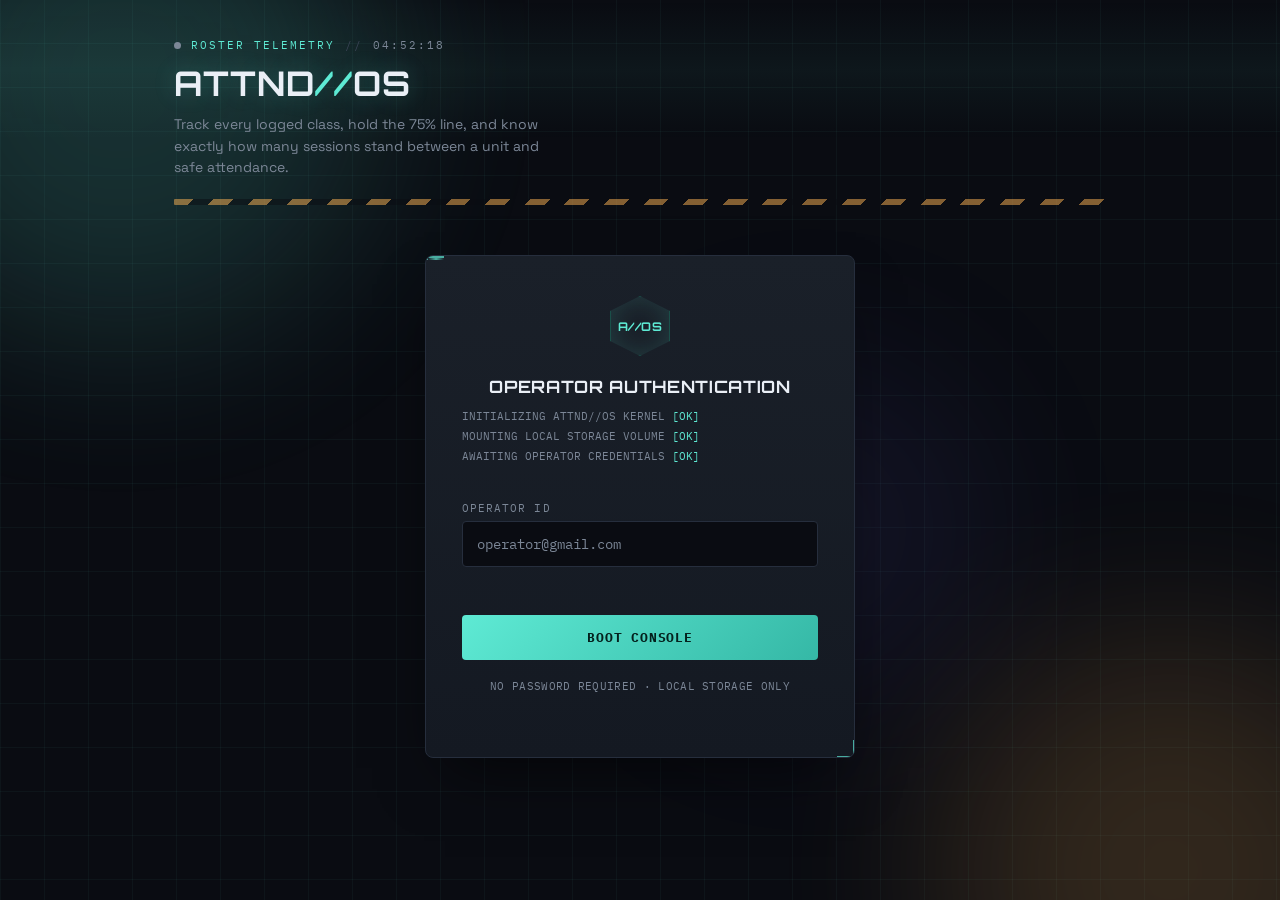
<file: index.html>
<!DOCTYPE html>
<html lang="en">
<head>
<meta charset="UTF-8">
<meta name="viewport" content="width=device-width, initial-scale=1.0">
<title>ATTND//OS — Attendance Console</title>
<link rel="preconnect" href="https://fonts.googleapis.com">
<link rel="preconnect" href="https://fonts.gstatic.com" crossorigin>
<link href="https://fonts.googleapis.com/css2?family=Orbitron:wght@700;900&family=Space+Grotesk:wght@400;500;600;700&family=IBM+Plex+Mono:wght@500;600&display=swap" rel="stylesheet">
<link rel="stylesheet" href="style.css">
</head>
<body>
<div class="ambient"><div class="blob b1"></div><div class="blob b2"></div><div class="blob b3"></div></div>
<div class="scanline"></div>

<div class="wrap">

  <header class="cover">
    <div>
      <p class="eyebrow">
        <span class="led" id="statusLed"></span> ROSTER TELEMETRY
        <span class="divider">//</span>
        <span id="sysClock" class="mono">--:--:--</span>
      </p>
      <h1>ATTND<span>//</span>OS</h1>
      <p class="tagline">Track every logged class, hold the 75% line, and know exactly how many sessions stand between a unit and safe attendance.</p>
    </div>
    <div id="userChipHolder"></div>
  </header>
  <div class="hazard"></div>

  <!-- LOGIN VIEW -->
  <section id="loginView" class="login-card hud-frame">
    <div class="stamp">A//OS</div>
    <h2>Operator Authentication</h2>
    <div class="boot-lines" id="bootLines"></div>
    <label for="emailInput">Operator ID</label>
    <input id="emailInput" type="email" placeholder="operator@gmail.com" autocomplete="email">
    <p class="error-text" id="loginError"></p>
    <button class="btn" id="loginBtn">Boot Console</button>
    <p class="fineprint">NO PASSWORD REQUIRED &middot; LOCAL STORAGE ONLY</p>
  </section>

  <!-- APP VIEW -->
  <section id="appView" hidden>

    <div class="toolbar">
      <div class="criteria-pill">
        Threshold
        <input id="criteriaInput" type="number" min="1" max="100" value="75"> %
      </div>
      <div class="toolbar-actions">
        <button class="btn-ghost" id="sampleBtn"></button>
        <button class="btn-gold" id="toggleAddBtn"></button>
      </div>
    </div>

    <div class="add-form" id="addForm">
      <div class="row">
        <div class="field">
          <label>Unit / Subject Name</label>
          <input id="newSubjectName" type="text" placeholder="e.g. Data Structures">
        </div>
        <div class="field" style="max-width:150px;">
          <label>Sessions Attended</label>
          <input id="newSubjectAttended" type="number" min="0" value="0">
        </div>
        <div class="field" style="max-width:150px;">
          <label>Sessions Held</label>
          <input id="newSubjectTotal" type="number" min="0" value="0">
        </div>
      </div>
      <p class="error-text" id="addError"></p>
      <div class="actions">
        <button class="btn-ghost" id="cancelAddBtn">Cancel</button>
        <button class="btn-gold" id="saveSubjectBtn">Commit Unit</button>
      </div>
    </div>

    <div class="summary hud-frame" id="summaryCard">
      <div class="dial-wrap">
        <svg width="180" height="180" viewBox="0 0 200 200">
          <polygon class="hex-frame-glow" points="100,30 161.2,65 161.2,135 100,170 38.8,135 38.8,65"></polygon>
          <polygon class="hex-frame" points="100,38 153.7,69 153.7,131 100,162 46.3,131 46.3,69"></polygon>
          <g id="tickRing"></g>
          <text id="dialPct" x="100" y="96" text-anchor="middle" font-family="IBM Plex Mono" font-size="26" font-weight="700" fill="#EAEFF6">0%</text>
          <text x="100" y="114" text-anchor="middle" font-family="IBM Plex Mono" font-size="9" letter-spacing="1" fill="#7C8797">CORE OUTPUT</text>
        </svg>
        <p class="dial-label">Fleet-wide attendance</p>
      </div>
      <div class="summary-stats" id="summaryStats"></div>
      <p class="summary-note" id="summaryNote"></p>
    </div>

    <h2 class="ledger-title">Tracked Units <span class="count" id="subjectCount"></span></h2>
    <div id="subjectList"></div>
    <div class="empty-state" id="emptyState" hidden>
      <h3>No units registered</h3>
      <p>&gt; Register a unit or load diagnostic sample data to begin telemetry.</p>
      <button class="btn-gold" id="emptySampleBtn">Load Diagnostic Sample</button>
    </div>

  </section>
</div>

<div id="toastHolder"></div>
<div id="modalOverlay">
  <div class="modal-box">
    <p id="modalMessage"></p>
    <div class="modal-actions">
      <button id="modalCancel">Cancel</button>
      <button id="modalConfirm">Confirm</button>
    </div>
  </div>
</div>

<script src="script.js"></script>
</body>
</html>
</file>
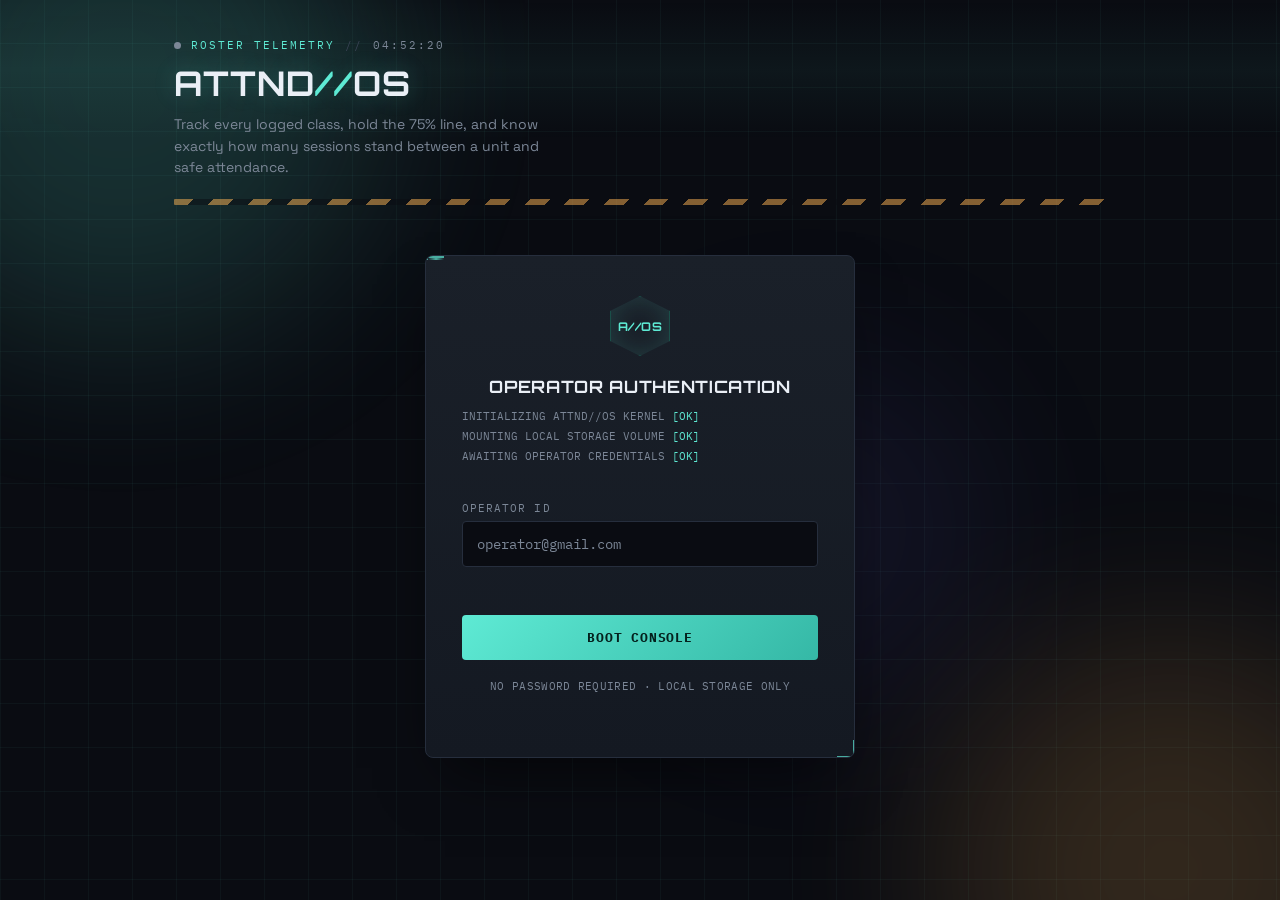
<file: attendance.html>
<!DOCTYPE html>
<html lang="en">
<head>
<meta charset="UTF-8">
<meta name="viewport" content="width=device-width, initial-scale=1.0">
<title>ATTND//OS — Attendance Console</title>
<link rel="preconnect" href="https://fonts.googleapis.com">
<link rel="preconnect" href="https://fonts.gstatic.com" crossorigin>
<link href="https://fonts.googleapis.com/css2?family=Orbitron:wght@700;900&family=Space+Grotesk:wght@400;500;600;700&family=IBM+Plex+Mono:wght@500;600&display=swap" rel="stylesheet">
<link rel="stylesheet" href="style.css">
</head>
<body>
<div class="ambient"><div class="blob b1"></div><div class="blob b2"></div><div class="blob b3"></div></div>
<div class="scanline"></div>

<div class="wrap">

  <header class="cover">
    <div>
      <p class="eyebrow">
        <span class="led" id="statusLed"></span> ROSTER TELEMETRY
        <span class="divider">//</span>
        <span id="sysClock" class="mono">--:--:--</span>
      </p>
      <h1>ATTND<span>//</span>OS</h1>
      <p class="tagline">Track every logged class, hold the 75% line, and know exactly how many sessions stand between a unit and safe attendance.</p>
    </div>
    <div id="userChipHolder"></div>
  </header>
  <div class="hazard"></div>

  <!-- LOGIN VIEW -->
  <section id="loginView" class="login-card hud-frame">
    <div class="stamp">A//OS</div>
    <h2>Operator Authentication</h2>
    <div class="boot-lines" id="bootLines"></div>
    <label for="emailInput">Operator ID</label>
    <input id="emailInput" type="email" placeholder="operator@gmail.com" autocomplete="email">
    <p class="error-text" id="loginError"></p>
    <button class="btn" id="loginBtn">Boot Console</button>
    <p class="fineprint">NO PASSWORD REQUIRED &middot; LOCAL STORAGE ONLY</p>
  </section>

  <!-- APP VIEW -->
  <section id="appView" hidden>

    <div class="toolbar">
      <div class="criteria-pill">
        Threshold
        <input id="criteriaInput" type="number" min="1" max="100" value="75"> %
      </div>
      <div class="toolbar-actions">
        <button class="btn-ghost" id="sampleBtn"></button>
        <button class="btn-gold" id="toggleAddBtn"></button>
      </div>
    </div>

    <div class="add-form" id="addForm">
      <div class="row">
        <div class="field">
          <label>Unit / Subject Name</label>
          <input id="newSubjectName" type="text" placeholder="e.g. Data Structures">
        </div>
        <div class="field" style="max-width:150px;">
          <label>Sessions Attended</label>
          <input id="newSubjectAttended" type="number" min="0" value="0">
        </div>
        <div class="field" style="max-width:150px;">
          <label>Sessions Held</label>
          <input id="newSubjectTotal" type="number" min="0" value="0">
        </div>
      </div>
      <p class="error-text" id="addError"></p>
      <div class="actions">
        <button class="btn-ghost" id="cancelAddBtn">Cancel</button>
        <button class="btn-gold" id="saveSubjectBtn">Commit Unit</button>
      </div>
    </div>

    <div class="summary hud-frame" id="summaryCard">
      <div class="dial-wrap">
        <svg width="180" height="180" viewBox="0 0 200 200">
          <polygon class="hex-frame-glow" points="100,30 161.2,65 161.2,135 100,170 38.8,135 38.8,65"></polygon>
          <polygon class="hex-frame" points="100,38 153.7,69 153.7,131 100,162 46.3,131 46.3,69"></polygon>
          <g id="tickRing"></g>
          <text id="dialPct" x="100" y="96" text-anchor="middle" font-family="IBM Plex Mono" font-size="26" font-weight="700" fill="#EAEFF6">0%</text>
          <text x="100" y="114" text-anchor="middle" font-family="IBM Plex Mono" font-size="9" letter-spacing="1" fill="#7C8797">CORE OUTPUT</text>
        </svg>
        <p class="dial-label">Fleet-wide attendance</p>
      </div>
      <div class="summary-stats" id="summaryStats"></div>
      <p class="summary-note" id="summaryNote"></p>
    </div>

    <h2 class="ledger-title">Tracked Units <span class="count" id="subjectCount"></span></h2>
    <div id="subjectList"></div>
    <div class="empty-state" id="emptyState" hidden>
      <h3>No units registered</h3>
      <p>&gt; Register a unit or load diagnostic sample data to begin telemetry.</p>
      <button class="btn-gold" id="emptySampleBtn">Load Diagnostic Sample</button>
    </div>

  </section>
</div>

<div id="toastHolder"></div>
<div id="modalOverlay">
  <div class="modal-box">
    <p id="modalMessage"></p>
    <div class="modal-actions">
      <button id="modalCancel">Cancel</button>
      <button id="modalConfirm">Confirm</button>
    </div>
  </div>
</div>

<script src="script.js"></script>
</body>
</html>
</file>
<file: style.css>
:root{
  --bg:#0A0C12;
  --bg-grid: rgba(94,234,212,0.045);
  --panel:#141922;
  --panel-raised:#1A2029;
  --line:#262E3D;
  --line-bright:#3B4456;
  --text:#EAEFF6;
  --text-dim:#7C8797;
  --cyan:#5EEAD4;
  --cyan-dim:#1A4F49;
  --amber:#FFB454;
  --amber-dim:#5C3E18;
  --danger:#FF6161;
  --danger-dim:#5C1F1F;
}
*{box-sizing:border-box;}
@media (prefers-reduced-motion: reduce){
  *{animation-duration:0.001ms !important; animation-iteration-count:1 !important; transition-duration:0.001ms !important; scroll-behavior:auto !important;}
}

html{scroll-behavior:smooth;}
body{
  margin:0;
  background-color:var(--bg);
  background-image:
    linear-gradient(90deg, var(--bg-grid) 1px, transparent 1px),
    linear-gradient(0deg, var(--bg-grid) 1px, transparent 1px);
  background-size:44px 44px;
  color:var(--text);
  font-family:'Space Grotesk', sans-serif;
  min-height:100vh;
  position:relative;
  overflow-x:hidden;
}

/* ---------- ambient atmosphere ---------- */
.ambient{position:fixed;inset:0;z-index:-2;overflow:hidden;pointer-events:none;}
.ambient .blob{position:absolute;border-radius:50%;filter:blur(90px);opacity:.16;}
.ambient .blob.b1{width:520px;height:520px;background:var(--cyan);top:-180px;left:-140px;animation:drift1 26s ease-in-out infinite;}
.ambient .blob.b2{width:460px;height:460px;background:var(--amber);bottom:-200px;right:-120px;animation:drift2 32s ease-in-out infinite;}
.ambient .blob.b3{width:340px;height:340px;background:#7C6CFF;top:40%;left:50%;opacity:.09;animation:drift1 38s ease-in-out infinite reverse;}
@keyframes drift1{0%,100%{transform:translate(0,0);}50%{transform:translate(60px,40px);}}
@keyframes drift2{0%,100%{transform:translate(0,0);}50%{transform:translate(-50px,-30px);}}
.scanline{
  position:fixed;left:0;right:0;height:140px;z-index:-1;pointer-events:none;
  background:linear-gradient(180deg, transparent, rgba(94,234,212,0.05), transparent);
  animation:scan 9s linear infinite;
}
@keyframes scan{0%{top:-140px;}100%{top:100vh;}}

.wrap{max-width:980px;margin:0 auto;padding:0 24px 90px;position:relative;}
.mono{font-family:'IBM Plex Mono', monospace;}

/* ---------- HUD corner framing (signature) ---------- */
.hud-frame{position:relative;}
.hud-frame::before, .hud-frame::after{
  content:'';position:absolute;width:16px;height:16px;pointer-events:none;opacity:.7;
}
.hud-frame::before{top:-1px;left:-1px;border-top:2px solid var(--cyan);border-left:2px solid var(--cyan);}
.hud-frame::after{bottom:-1px;right:-1px;border-bottom:2px solid var(--cyan);border-right:2px solid var(--cyan);}
.subject.danger.hud-frame::before, .subject.danger.hud-frame::after{border-color:var(--danger);}
.subject.exact.hud-frame::before, .subject.exact.hud-frame::after{border-color:var(--amber);}

/* ---------- hazard divider ---------- */
.hazard{
  height:6px;width:100%;
  background:repeating-linear-gradient(135deg, var(--amber) 0 14px, #0A0C12 14px 28px);
  opacity:0.5;margin-bottom:34px;border-radius:1px;
}

/* ---------- header ---------- */
.cover{padding:38px 0 20px;display:flex;justify-content:space-between;align-items:flex-start;gap:20px;flex-wrap:wrap;}
.cover .eyebrow{
  font-family:'IBM Plex Mono',monospace;font-size:11px;letter-spacing:.18em;text-transform:uppercase;
  color:var(--cyan);margin:0 0 10px;display:flex;align-items:center;gap:10px;flex-wrap:wrap;
}
.eyebrow .divider{color:var(--line-bright);}
#sysClock{color:var(--text-dim);}
.led{width:7px;height:7px;border-radius:50%;background:var(--text-dim);display:inline-block;flex-shrink:0;}
.led.on{background:var(--cyan);box-shadow:0 0 8px var(--cyan);animation:blink 2.4s ease-in-out infinite;}
@keyframes blink{0%,100%{opacity:1;}50%{opacity:.35;}}
.cover h1{
  font-family:'Orbitron',sans-serif;font-weight:700;font-size:34px;margin:0;letter-spacing:.03em;
  color:var(--text);text-shadow:0 0 22px rgba(94,234,212,0.22);
}
.cover h1 span{color:var(--cyan);}
.cover p.tagline{margin:10px 0 0;color:var(--text-dim);font-size:14px;max-width:42ch;line-height:1.55;}

.user-chip{
  display:flex;align-items:center;gap:10px;
  background:linear-gradient(180deg, var(--panel-raised), var(--panel));border:1px solid var(--line);border-radius:5px;
  padding:9px 10px 9px 14px;font-size:12.5px;
}
.user-chip .who{font-family:'IBM Plex Mono',monospace;color:var(--cyan);}
.user-chip button{
  display:flex;align-items:center;gap:5px;
  background:none;border:1px solid var(--line);border-radius:3px;
  padding:6px 10px;font-size:11px;color:var(--text-dim);cursor:pointer;font-family:'IBM Plex Mono',monospace;
  text-transform:uppercase;letter-spacing:.05em;transition:border-color .15s, color .15s;
}
.user-chip button:hover{border-color:var(--danger);color:var(--danger);}
.user-chip svg{width:13px;height:13px;}

/* ---------- login / boot screen ---------- */
.login-card{
  max-width:430px;margin:50px auto;
  background:linear-gradient(180deg, var(--panel-raised), var(--panel));
  border:1px solid var(--line);border-radius:8px;
  padding:40px 36px;text-align:center;position:relative;overflow:hidden;
  box-shadow:0 30px 60px -20px rgba(0,0,0,0.6);
}
.login-card::before{
  content:'';position:absolute;top:0;left:0;right:0;height:2px;
  background:linear-gradient(90deg, transparent, var(--cyan), transparent);
}
.boot-lines{text-align:left;font-family:'IBM Plex Mono',monospace;font-size:11px;color:var(--text-dim);
  min-height:76px;margin-bottom:18px;line-height:1.8;}
.boot-lines .ln{opacity:0;animation:bootIn .35s ease forwards;}
.boot-lines .ln .ok{color:var(--cyan);}
@keyframes bootIn{from{opacity:0;transform:translateX(-4px);}to{opacity:1;transform:translateX(0);}}
.login-card .stamp{
  width:60px;height:60px;margin:0 auto 20px;position:relative;
  display:flex;align-items:center;justify-content:center;
  border:1px solid var(--cyan-dim);
  clip-path:polygon(50% 0%, 100% 25%, 100% 75%, 50% 100%, 0% 75%, 0% 25%);
  font-family:'Orbitron',sans-serif;font-weight:700;font-size:12px;color:var(--cyan);letter-spacing:.05em;
  box-shadow:0 0 28px rgba(94,234,212,0.18) inset;
  animation:pulseGlow 3s ease-in-out infinite;
}
@keyframes pulseGlow{0%,100%{box-shadow:0 0 28px rgba(94,234,212,0.18) inset;}50%{box-shadow:0 0 40px rgba(94,234,212,0.32) inset;}}
.login-card h2{
  font-family:'Orbitron',sans-serif;font-weight:700;font-size:17px;margin:0 0 10px;letter-spacing:.04em;
  text-transform:uppercase;color:var(--text);
}
.login-card p{color:var(--text-dim);font-size:13.5px;margin:0 0 22px;line-height:1.6;}
.login-card label{
  display:block;text-align:left;font-family:'IBM Plex Mono',monospace;font-size:10.5px;color:var(--text-dim);
  text-transform:uppercase;letter-spacing:.1em;margin-bottom:6px;
}
.login-card input{
  width:100%;padding:13px 14px;border-radius:4px;
  border:1px solid var(--line);background:var(--bg);color:var(--cyan);
  font-family:'IBM Plex Mono',monospace;font-size:14px;margin-bottom:10px;transition:border-color .15s, box-shadow .15s;
}
.login-card input::placeholder{color:var(--text-dim);}
.login-card input:focus{outline:none;border-color:var(--cyan);box-shadow:0 0 0 3px rgba(94,234,212,0.14);}
.error-text{color:var(--danger);font-size:12px;text-align:left;margin:-2px 0 12px;min-height:16px;font-family:'IBM Plex Mono',monospace;}
.error-text:not(:empty)::before{content:'> ';}

.btn{
  display:inline-flex;align-items:center;justify-content:center;gap:8px;
  background:linear-gradient(135deg, var(--cyan), #35B8A6);color:#04211D;border:none;border-radius:4px;
  padding:14px 18px;font-family:'IBM Plex Mono',monospace;font-weight:700;font-size:13px;
  letter-spacing:.06em;text-transform:uppercase;cursor:pointer;width:100%;
  transition:box-shadow .18s ease, transform .1s ease;
}
.btn:hover{box-shadow:0 0 26px rgba(94,234,212,0.45);transform:translateY(-1px);}
.btn:active{transform:scale(0.98);}
.login-card .fineprint{margin-top:18px;font-size:10.5px;color:var(--text-dim);font-family:'IBM Plex Mono',monospace;letter-spacing:.03em;}

/* ---------- toolbar ---------- */
.toolbar{display:flex;justify-content:space-between;align-items:center;gap:12px;flex-wrap:wrap;margin-bottom:26px;}
.criteria-pill{
  display:flex;align-items:center;gap:10px;
  background:var(--panel);border:1px solid var(--line);border-radius:5px;
  padding:9px 8px 9px 16px;font-family:'IBM Plex Mono',monospace;font-size:11.5px;color:var(--text-dim);
  text-transform:uppercase;letter-spacing:.08em;
}
.criteria-pill input{
  width:50px;text-align:center;border:1px solid var(--line);border-radius:3px;background:var(--bg);
  padding:5px 4px;font-family:'IBM Plex Mono',monospace;font-weight:600;font-size:13px;color:var(--cyan);
}
.toolbar-actions{display:flex;gap:10px;flex-wrap:wrap;}
.btn-ghost{
  display:inline-flex;align-items:center;gap:7px;
  background:var(--panel);border:1px solid var(--line);border-radius:5px;
  padding:10px 14px;font-size:11.5px;color:var(--text-dim);cursor:pointer;
  font-family:'IBM Plex Mono',monospace;text-transform:uppercase;letter-spacing:.05em;
  transition:border-color .15s, color .15s, transform .1s;
}
.btn-ghost:hover{border-color:var(--cyan);color:var(--cyan);transform:translateY(-1px);}
.btn-gold{
  display:inline-flex;align-items:center;gap:7px;
  background:linear-gradient(135deg, var(--amber), #E08F2E);border:none;border-radius:5px;color:#2A1B02;
  padding:10px 16px;font-size:11.5px;font-weight:700;cursor:pointer;
  font-family:'IBM Plex Mono',monospace;text-transform:uppercase;letter-spacing:.05em;
  transition:box-shadow .18s ease, transform .1s ease;
}
.btn-gold:hover{box-shadow:0 0 22px rgba(255,180,84,0.4);transform:translateY(-1px);}
.btn-gold:active, .btn-ghost:active{transform:scale(0.97);}
.icon{width:14px;height:14px;flex-shrink:0;}

/* ---------- summary / reactor core ---------- */
.summary{
  display:grid;grid-template-columns:230px 1fr;gap:30px;
  background:linear-gradient(160deg, var(--panel-raised), var(--panel));
  border:1px solid var(--line);border-radius:8px;
  padding:30px;margin-bottom:32px;align-items:center;
  box-shadow:0 24px 50px -24px rgba(0,0,0,0.55);
}
.dial-wrap{display:flex;flex-direction:column;align-items:center;}
.dial-wrap .dial-label{font-family:'IBM Plex Mono',monospace;font-size:10px;color:var(--text-dim);text-transform:uppercase;letter-spacing:.12em;margin-top:8px;}
.tick{fill:var(--line-bright);transition:fill .4s ease;}
.tick.lit-safe{fill:var(--cyan);filter:drop-shadow(0 0 4px var(--cyan));}
.tick.lit-danger{fill:var(--danger);filter:drop-shadow(0 0 4px var(--danger));}
.hex-frame{fill:none;stroke:var(--line-bright);stroke-width:1.5;}
.hex-frame-glow{fill:none;stroke:var(--cyan);stroke-width:1;opacity:.25;animation:hexPulse 3.5s ease-in-out infinite;}
@keyframes hexPulse{0%,100%{opacity:.15;}50%{opacity:.4;}}

.summary-stats{display:grid;grid-template-columns:repeat(3,1fr);gap:18px;}
.stat .num{font-family:'IBM Plex Mono',monospace;font-size:27px;font-weight:600;color:var(--text);}
.stat .lbl{font-family:'IBM Plex Mono',monospace;font-size:10px;color:var(--text-dim);margin-top:4px;text-transform:uppercase;letter-spacing:.08em;}
.summary-note{grid-column:1/-1;font-size:13.5px;color:var(--text-dim);border-top:1px solid var(--line);padding-top:16px;margin-top:2px;line-height:1.6;}
.summary-note strong{color:var(--cyan);font-family:'IBM Plex Mono',monospace;font-weight:600;}

/* ---------- add unit form ---------- */
.add-form{
  background:var(--panel);border:1px dashed var(--line-bright);border-radius:8px;
  padding:22px;margin-bottom:28px;max-height:0;opacity:0;overflow:hidden;
  transition:max-height .35s ease, opacity .3s ease, padding .35s ease, margin .35s ease;
}
.add-form.open{max-height:400px;opacity:1;}
.add-form .row{display:flex;gap:12px;flex-wrap:wrap;margin-bottom:14px;}
.add-form label{display:block;font-family:'IBM Plex Mono',monospace;font-size:10.5px;color:var(--text-dim);margin-bottom:6px;text-transform:uppercase;letter-spacing:.08em;}
.add-form input{
  width:100%;padding:11px 12px;border:1px solid var(--line);border-radius:4px;
  font-family:'Space Grotesk',sans-serif;font-size:14px;background:var(--bg);color:var(--text);
  transition:border-color .15s;
}
.add-form input:focus{outline:none;border-color:var(--cyan);}
.add-form .field{flex:1;min-width:130px;}
.add-form .actions{display:flex;gap:10px;justify-content:flex-end;}

/* ---------- unit roster ---------- */
.ledger-title{
  font-family:'Orbitron',sans-serif;font-size:15px;font-weight:700;margin:0 0 16px;
  display:flex;align-items:center;gap:10px;text-transform:uppercase;letter-spacing:.06em;color:var(--text);
}
.ledger-title .count{font-family:'IBM Plex Mono',monospace;font-size:11px;color:var(--text-dim);font-weight:500;text-transform:none;letter-spacing:0;}

.subject{
  display:grid;grid-template-columns:5px 1fr auto;
  background:linear-gradient(160deg, var(--panel-raised), var(--panel));
  border:1px solid var(--line);border-radius:8px;
  margin-bottom:12px;overflow:hidden;
  opacity:0;transform:translateY(10px);
  animation:cardIn .4s ease forwards;
  animation-delay:calc(var(--i, 0) * 55ms);
  transition:border-color .2s ease, box-shadow .2s ease;
}
@keyframes cardIn{to{opacity:1;transform:translateY(0);}}
.subject:hover{border-color:var(--line-bright);box-shadow:0 14px 30px -18px rgba(0,0,0,0.6);}
.subject .spine{background:var(--danger);}
.subject.safe .spine{background:var(--cyan);box-shadow:0 0 8px var(--cyan) inset;}
.subject.exact .spine{background:var(--amber);}
.subject.new .spine{background:var(--text-dim);}
.subject-body{padding:18px 20px;}
.subject-top{display:flex;justify-content:space-between;align-items:baseline;gap:10px;flex-wrap:wrap;}
.unit-id{font-family:'IBM Plex Mono',monospace;font-size:11px;color:var(--text-dim);border:1px solid var(--line);border-radius:3px;padding:2px 6px;margin-right:8px;letter-spacing:.03em;}
.subject-name{font-family:'Space Grotesk',sans-serif;font-size:16px;font-weight:600;color:var(--text);}
.subject-pct{font-family:'IBM Plex Mono',monospace;font-size:16px;font-weight:700;}
.subject.danger .subject-pct{color:var(--danger);}
.subject.safe .subject-pct{color:var(--cyan);}
.subject.exact .subject-pct{color:var(--amber);}
.subject.new .subject-pct{color:var(--text-dim);}
.subject-meta{font-size:11.5px;color:var(--text-dim);margin-top:4px;font-family:'IBM Plex Mono',monospace;}

.bar-track{height:9px;border-radius:2px;background:var(--bg);margin:14px 0 12px;overflow:hidden;border:1px solid var(--line);display:flex;gap:2px;padding:2px;}
.bar-seg{flex:1;border-radius:1px;background:var(--line);transition:background .3s ease, box-shadow .3s ease;}
.bar-seg.on-danger{background:var(--danger);box-shadow:0 0 4px var(--danger);}
.bar-seg.on-safe{background:var(--cyan);box-shadow:0 0 4px var(--cyan);}
.bar-seg.on-exact{background:var(--amber);box-shadow:0 0 4px var(--amber);}

.subject-note{font-size:13px;line-height:1.6;color:var(--text-dim);}
.badge{display:inline-block;font-family:'IBM Plex Mono',monospace;font-size:10px;font-weight:700;letter-spacing:.08em;text-transform:uppercase;padding:4px 9px;border-radius:2px;margin-bottom:10px;border:1px solid transparent;}
.subject.danger .badge{background:var(--danger-dim);color:var(--danger);border-color:var(--danger);}
.subject.safe .badge{background:var(--cyan-dim);color:var(--cyan);border-color:var(--cyan);}
.subject.exact .badge{background:var(--amber-dim);color:var(--amber);border-color:var(--amber);}
.subject.new .badge{background:var(--panel-raised);color:var(--text-dim);border-color:var(--line);}

.subject-actions{background:var(--panel-raised);border-left:1px solid var(--line);padding:16px 14px;display:flex;flex-direction:column;gap:9px;justify-content:center;min-width:168px;}
.subject-actions .row2{display:flex;gap:8px;}
.mini-btn{
  flex:1;display:inline-flex;align-items:center;justify-content:center;gap:5px;
  border:1px solid var(--line);background:var(--panel);border-radius:4px;
  padding:9px 6px;font-size:11px;font-weight:600;cursor:pointer;color:var(--text-dim);
  font-family:'IBM Plex Mono',monospace;text-transform:uppercase;letter-spacing:.04em;
  transition:border-color .15s, color .15s, box-shadow .15s, transform .1s;
}
.mini-btn:active{transform:scale(0.96);}
.mini-btn.present:hover{border-color:var(--cyan);color:var(--cyan);box-shadow:0 0 12px rgba(94,234,212,0.25);}
.mini-btn.absent:hover{border-color:var(--danger);color:var(--danger);box-shadow:0 0 12px rgba(255,97,97,0.25);}
.mini-link{
  display:inline-flex;align-items:center;gap:6px;
  background:none;border:none;color:var(--text-dim);font-size:11px;cursor:pointer;
  font-family:'IBM Plex Mono',monospace;text-transform:uppercase;letter-spacing:.04em;padding:2px 0;text-align:left;
  transition:color .15s;
}
.mini-link:hover{color:var(--amber);}
.mini-link svg{width:12px;height:12px;}
.edit-row{display:flex;gap:6px;align-items:center;}
.edit-row input{width:50px;padding:6px;border:1px solid var(--line);border-radius:3px;background:var(--bg);color:var(--cyan);font-family:'IBM Plex Mono',monospace;font-size:12px;text-align:center;}

.empty-state{text-align:center;padding:56px 20px;color:var(--text-dim);border:1px dashed var(--line);border-radius:8px;}
.empty-state h3{font-family:'Orbitron',sans-serif;color:var(--text);margin:0 0 8px;font-size:15px;text-transform:uppercase;letter-spacing:.05em;}
.empty-state p{font-size:13px;margin:0 0 20px;font-family:'IBM Plex Mono',monospace;}

/* ---------- toast notifications ---------- */
#toastHolder{position:fixed;bottom:20px;right:20px;z-index:200;display:flex;flex-direction:column;gap:10px;max-width:320px;}
.toast{
  background:var(--panel-raised);border:1px solid var(--line-bright);border-left:3px solid var(--cyan);
  border-radius:5px;padding:12px 16px;font-family:'IBM Plex Mono',monospace;font-size:12px;color:var(--text);
  box-shadow:0 14px 30px -12px rgba(0,0,0,0.6);
  animation:toastIn .25s ease, toastOut .3s ease 3.2s forwards;
}
.toast.warn{border-left-color:var(--danger);}
@keyframes toastIn{from{opacity:0;transform:translateX(20px);}to{opacity:1;transform:translateX(0);}}
@keyframes toastOut{to{opacity:0;transform:translateX(20px);}}

/* ---------- confirm modal ---------- */
#modalOverlay{
  position:fixed;inset:0;background:rgba(6,8,12,0.72);backdrop-filter:blur(2px);
  display:flex;align-items:center;justify-content:center;z-index:300;
  opacity:0;pointer-events:none;transition:opacity .18s ease;
}
#modalOverlay.open{opacity:1;pointer-events:auto;}
.modal-box{
  background:linear-gradient(160deg, var(--panel-raised), var(--panel));border:1px solid var(--line-bright);
  border-radius:8px;padding:26px 26px 20px;max-width:340px;width:90%;text-align:center;
  transform:scale(.96);transition:transform .18s ease;
}
#modalOverlay.open .modal-box{transform:scale(1);}
.modal-box p{color:var(--text);font-size:13.5px;line-height:1.6;margin:0 0 20px;font-family:'IBM Plex Mono',monospace;}
.modal-actions{display:flex;gap:10px;}
.modal-actions button{
  flex:1;padding:11px;border-radius:4px;font-family:'IBM Plex Mono',monospace;font-size:11.5px;
  text-transform:uppercase;letter-spacing:.05em;cursor:pointer;
}
#modalCancel{background:var(--panel);border:1px solid var(--line);color:var(--text-dim);}
#modalCancel:hover{border-color:var(--line-bright);color:var(--text);}
#modalConfirm{background:var(--danger);border:none;color:#2A0A0A;font-weight:700;}
#modalConfirm:hover{box-shadow:0 0 18px rgba(255,97,97,0.4);}

[hidden]{display:none !important;}
@media (max-width:640px){
  .summary{grid-template-columns:1fr;}
  .subject{grid-template-columns:5px 1fr;}
  .subject-actions{border-left:none;border-top:1px solid var(--line);flex-direction:row;}
}
</file>
